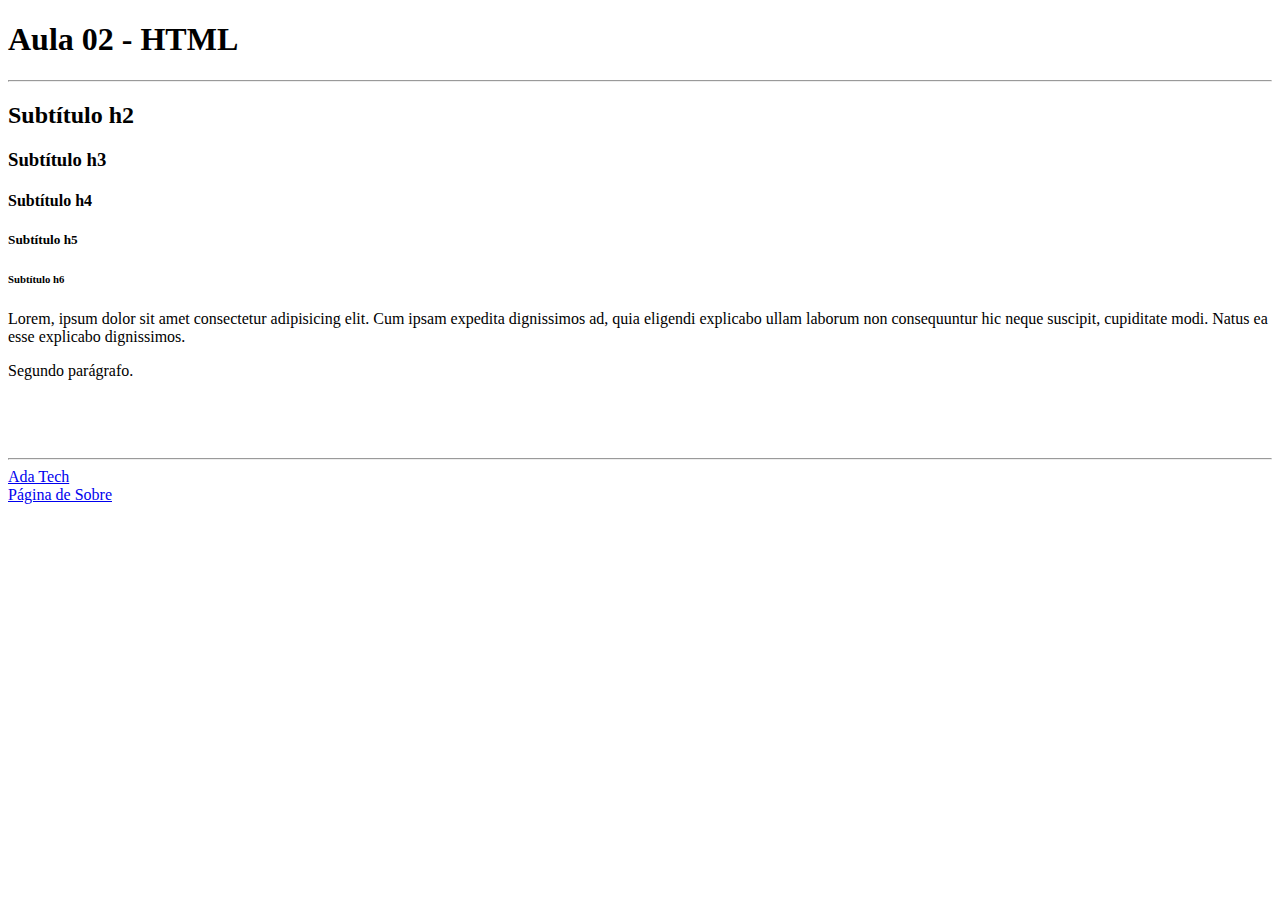
<file: aula-02/index.html>
<!DOCTYPE html>
<html lang="pt-br">
    <!-- head: pré-definições do HTML -->
    <head>
        <meta charset="UTF-8">
        <meta name="viewport" content="width=device-width, initial-scale=1.0">
        <title>Aula 02 - HTML</title>
    </head>

    <!-- Conteúdo da página -->
    <body>
        <!-- Cabeçalhos -->
        <h1>Aula 02 - HTML</h1>
        <hr>

        <h2>Subtítulo h2</h2>
        <h3>Subtítulo h3</h3>
        <h4>Subtítulo h4</h4>
        <h5>Subtítulo h5</h5>
        <h6>Subtítulo h6</h6>

        <!-- Parágrafo -->
        <p>Lorem, ipsum dolor sit amet consectetur adipisicing elit. Cum ipsam expedita dignissimos ad, quia eligendi explicabo ullam laborum non consequuntur hic neque suscipit, cupiditate modi. Natus ea esse explicabo dignissimos.</p>

        <p>Segundo parágrafo.</p>

        <!-- Divisor da linha (hr) e quebra de linha (br) -->
        <br>
        <br>
        <br>
        <hr>

        <!-- Links -->
        <a href="https://ada.tech" target="_blank">Ada Tech</a>
        <br>
        <a href="about.html">Página de Sobre</a>
    </body>
</html>
</file>
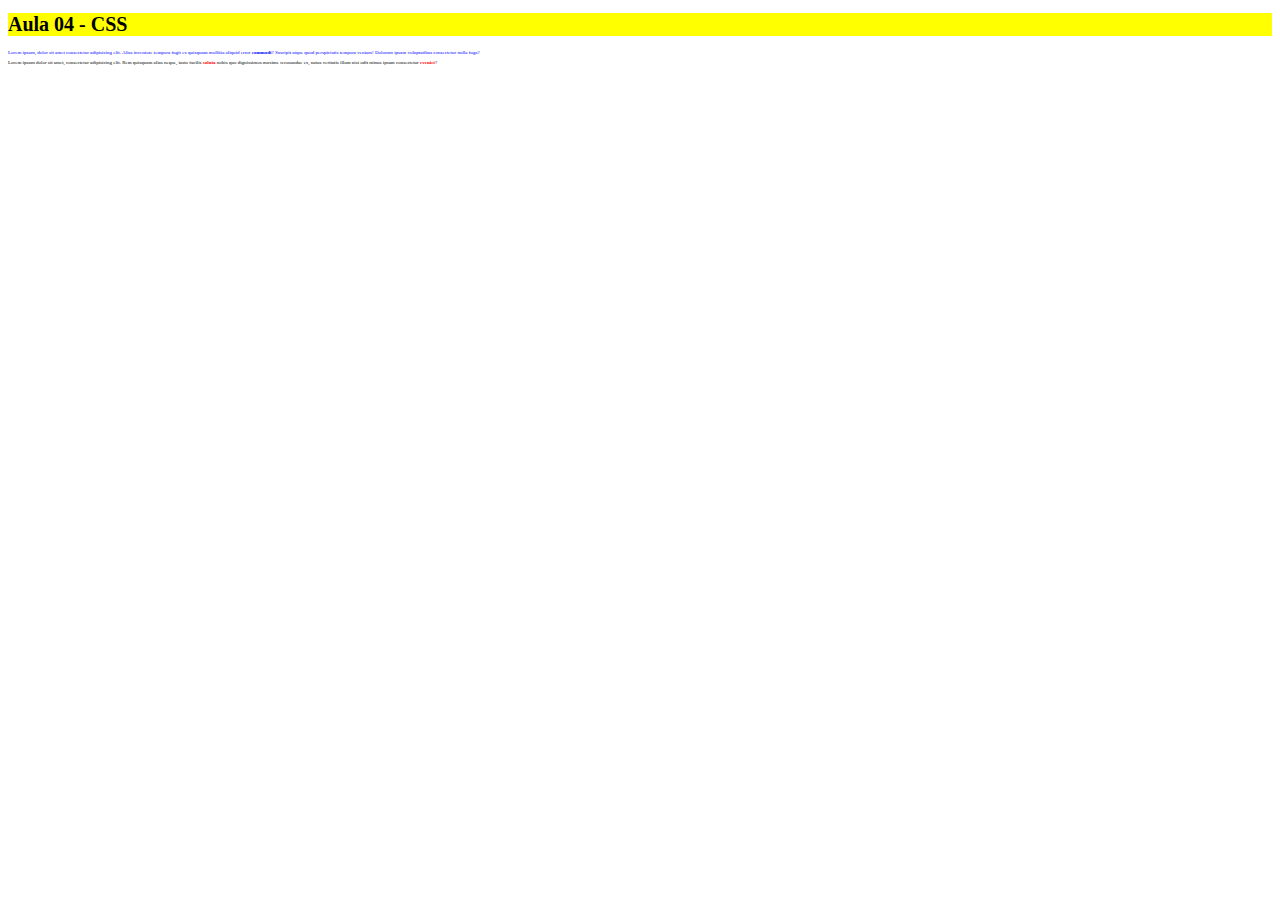
<file: aula-04/index.html>
<!DOCTYPE html>
<html lang="en">

<head>
    <meta charset="UTF-8">
    <meta name="viewport" content="width=device-width, initial-scale=1.0">
    <title>Aula 04 - CSS</title>

    <link rel="stylesheet" href="css/styles.css">
</head>

<body>
    <header></header>

    <main id="conteudo-principal">
        <h1>Aula 04 - CSS</h1>

        <p id="primeiro-paragrafo">Lorem ipsum, dolor sit amet consectetur adipisicing elit. <span
                class="red">Alias</span> inventore tempora
            fugit ex quisquam mollitia
            aliquid error <strong>commodi</strong>? Suscipit atque quod perspiciatis tempora veniam! Dolorum ipsam
            voluptatibus
            consectetur nulla fuga?</p>

        <p>Lorem ipsum dolor sit amet, consectetur adipisicing elit. Rem quisquam alias neque, iusto facilis
            <strong class="red">soluta</strong>
            nobis quo dignissimos maxime recusandae ex, natus veritatis illum nisi odit minus ipsam consectetur
            <strong class="red">eveniet</strong>?
        </p>
    </main>

    <footer></footer>
</body>

</html>
</file>
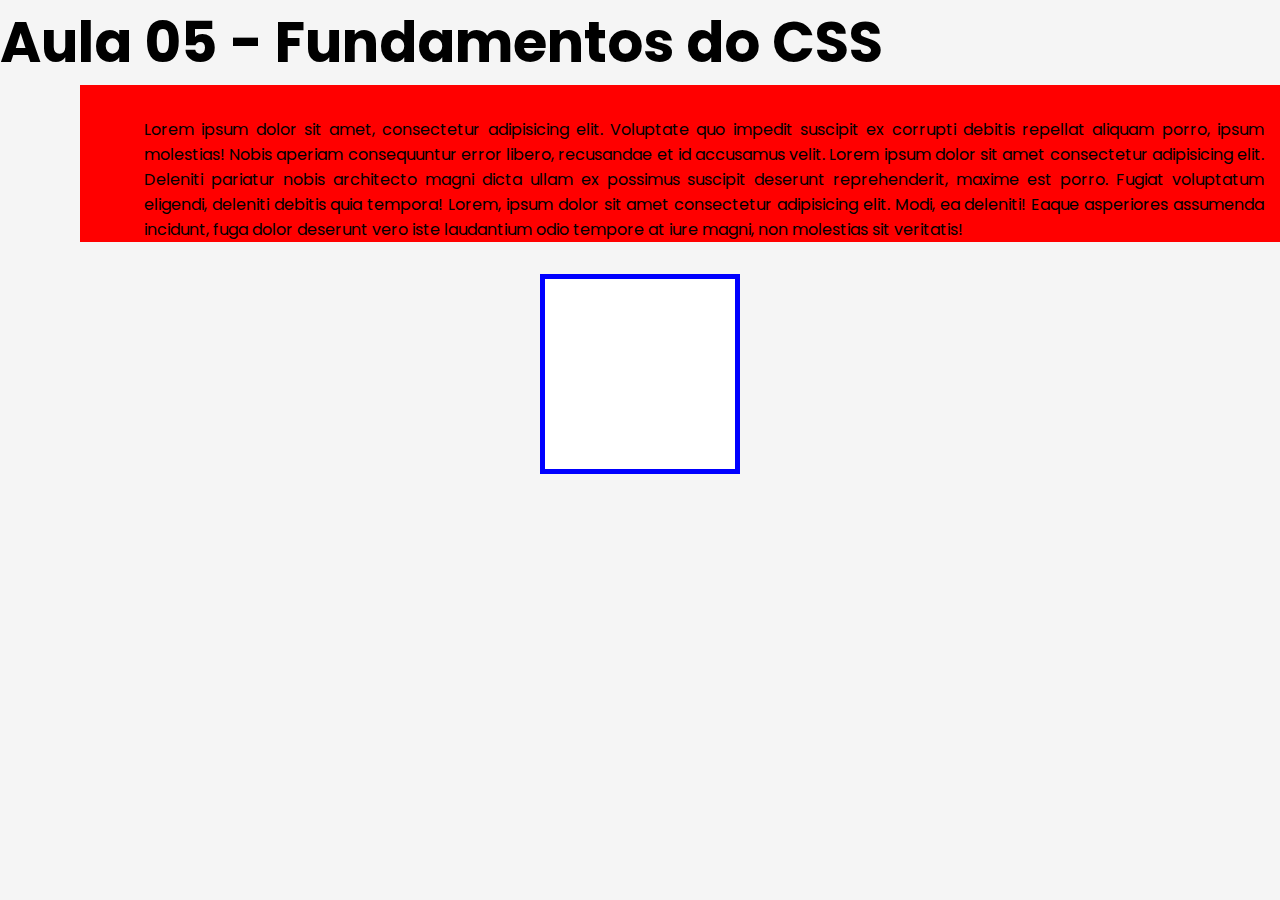
<file: aula-05/index.html>
<!DOCTYPE html>
<html lang="pt-br">

<head>
    <meta charset="UTF-8">
    <meta name="viewport" content="width=device-width, initial-scale=1.0">
    <title>Aula 05 - Fundamentos do CSS</title>

    <link rel="preconnect" href="https://fonts.googleapis.com">
    <link rel="preconnect" href="https://fonts.gstatic.com" crossorigin>
    <link
        href="https://fonts.googleapis.com/css2?family=Poppins:ital,wght@0,100;0,200;0,300;0,400;0,500;0,600;0,700;0,800;0,900;1,100;1,200;1,300;1,400;1,500;1,600;1,700;1,800;1,900&display=swap"
        rel="stylesheet">

    <link rel="stylesheet" href="css/reset.css">
    <link rel="stylesheet" href="css/styles.css">
</head>

<body>
    <header></header>

    <main>
        <h1>Aula 05 - Fundamentos do CSS</h1>

        <p>Lorem ipsum dolor sit amet, consectetur adipisicing elit. Voluptate quo impedit suscipit ex corrupti debitis
            repellat aliquam porro, ipsum molestias! Nobis aperiam consequuntur error libero, recusandae et id accusamus
            velit. Lorem ipsum dolor sit amet consectetur adipisicing elit. Deleniti pariatur nobis architecto magni
            dicta ullam ex possimus suscipit deserunt reprehenderit, maxime est porro. Fugiat voluptatum eligendi,
            deleniti debitis quia tempora! Lorem, ipsum dolor sit amet consectetur adipisicing elit. Modi, ea deleniti!
            Eaque asperiores assumenda incidunt, fuga dolor deserunt vero iste laudantium odio tempore at iure magni,
            non molestias sit veritatis!</p>

        <!-- <p>Lorem ipsum dolor sit amet consectetur adipisicing elit. Eligendi <span class="underline">impedit</span>
            sapiente aliquam modi
            tempore
            corrupti saepe eius, nisi, non veritatis nobis assumenda illo. Veritatis saepe reprehenderit rem in delectus
            obcaecati!</p> -->

        <div class="caixa"></div>

        <div class="caixa-animada">

        </div>
    </main>

    <footer></footer>
</body>

</html>
</file>
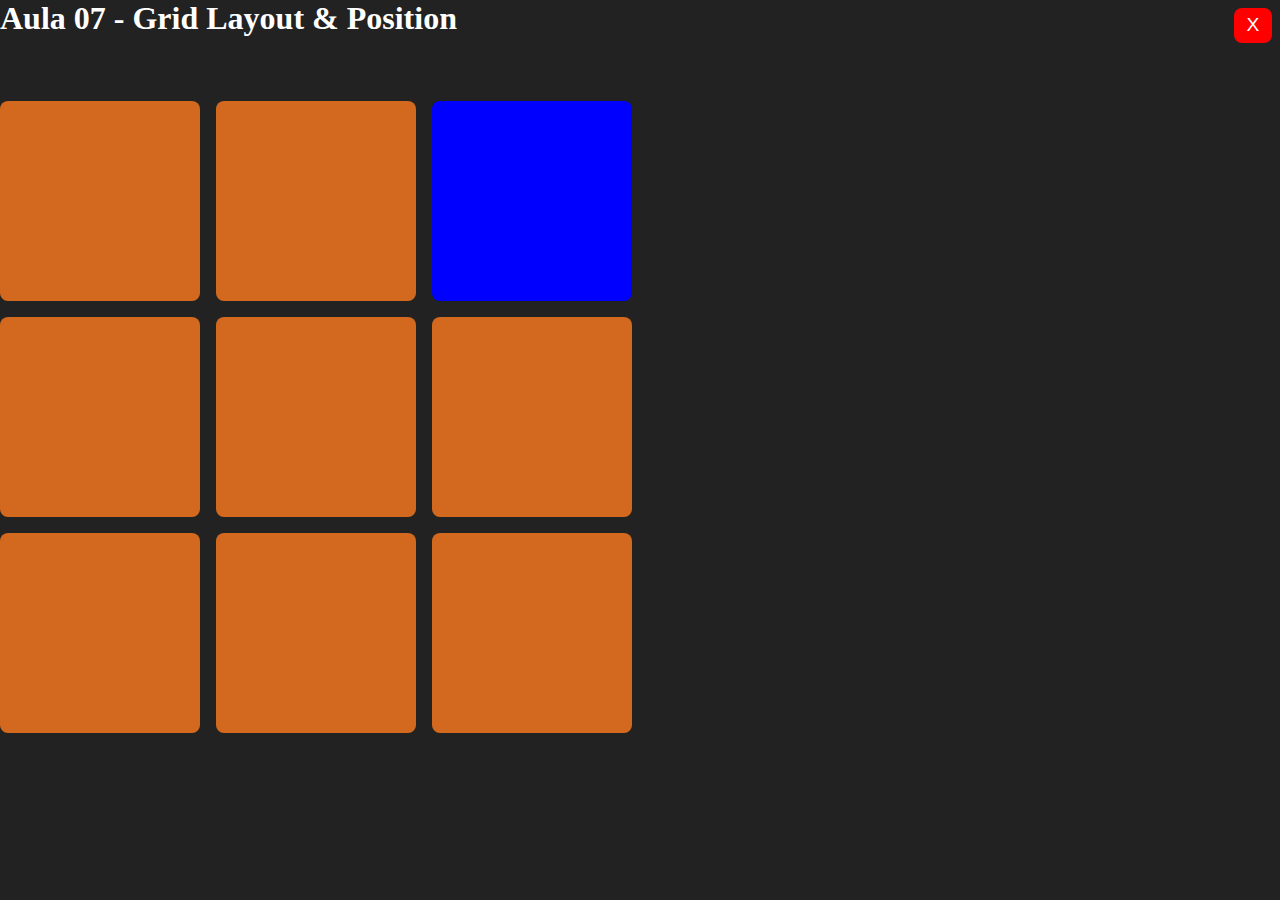
<file: aula-07/index.html>
<!DOCTYPE html>
<html lang="pt-br">

<head>
    <meta charset="UTF-8">
    <meta name="viewport" content="width=device-width, initial-scale=1.0">
    <title>Aula 07 - Grid Layout & Position</title>

    <link rel="stylesheet" href="css/reset.css">
    <link rel="stylesheet" href="css/styles.css">
</head>

<body>
    <header></header>

    <main>
        <h1>Aula 07 - Grid Layout & Position</h1>

        <section id="grid-layout">
            <article class="caixa"></article>
            <article class="caixa"></article>
            <article class="caixa other-position"></article>
            <article class="caixa"></article>
            <article class="caixa"></article>
            <article class="caixa"></article>
            <article class="caixa"></article>
            <article class="caixa"></article>
            <article class="caixa"></article>
        </section>

        <button>X</button>
    </main>

    <footer></footer>
</body>

</html>
</file>
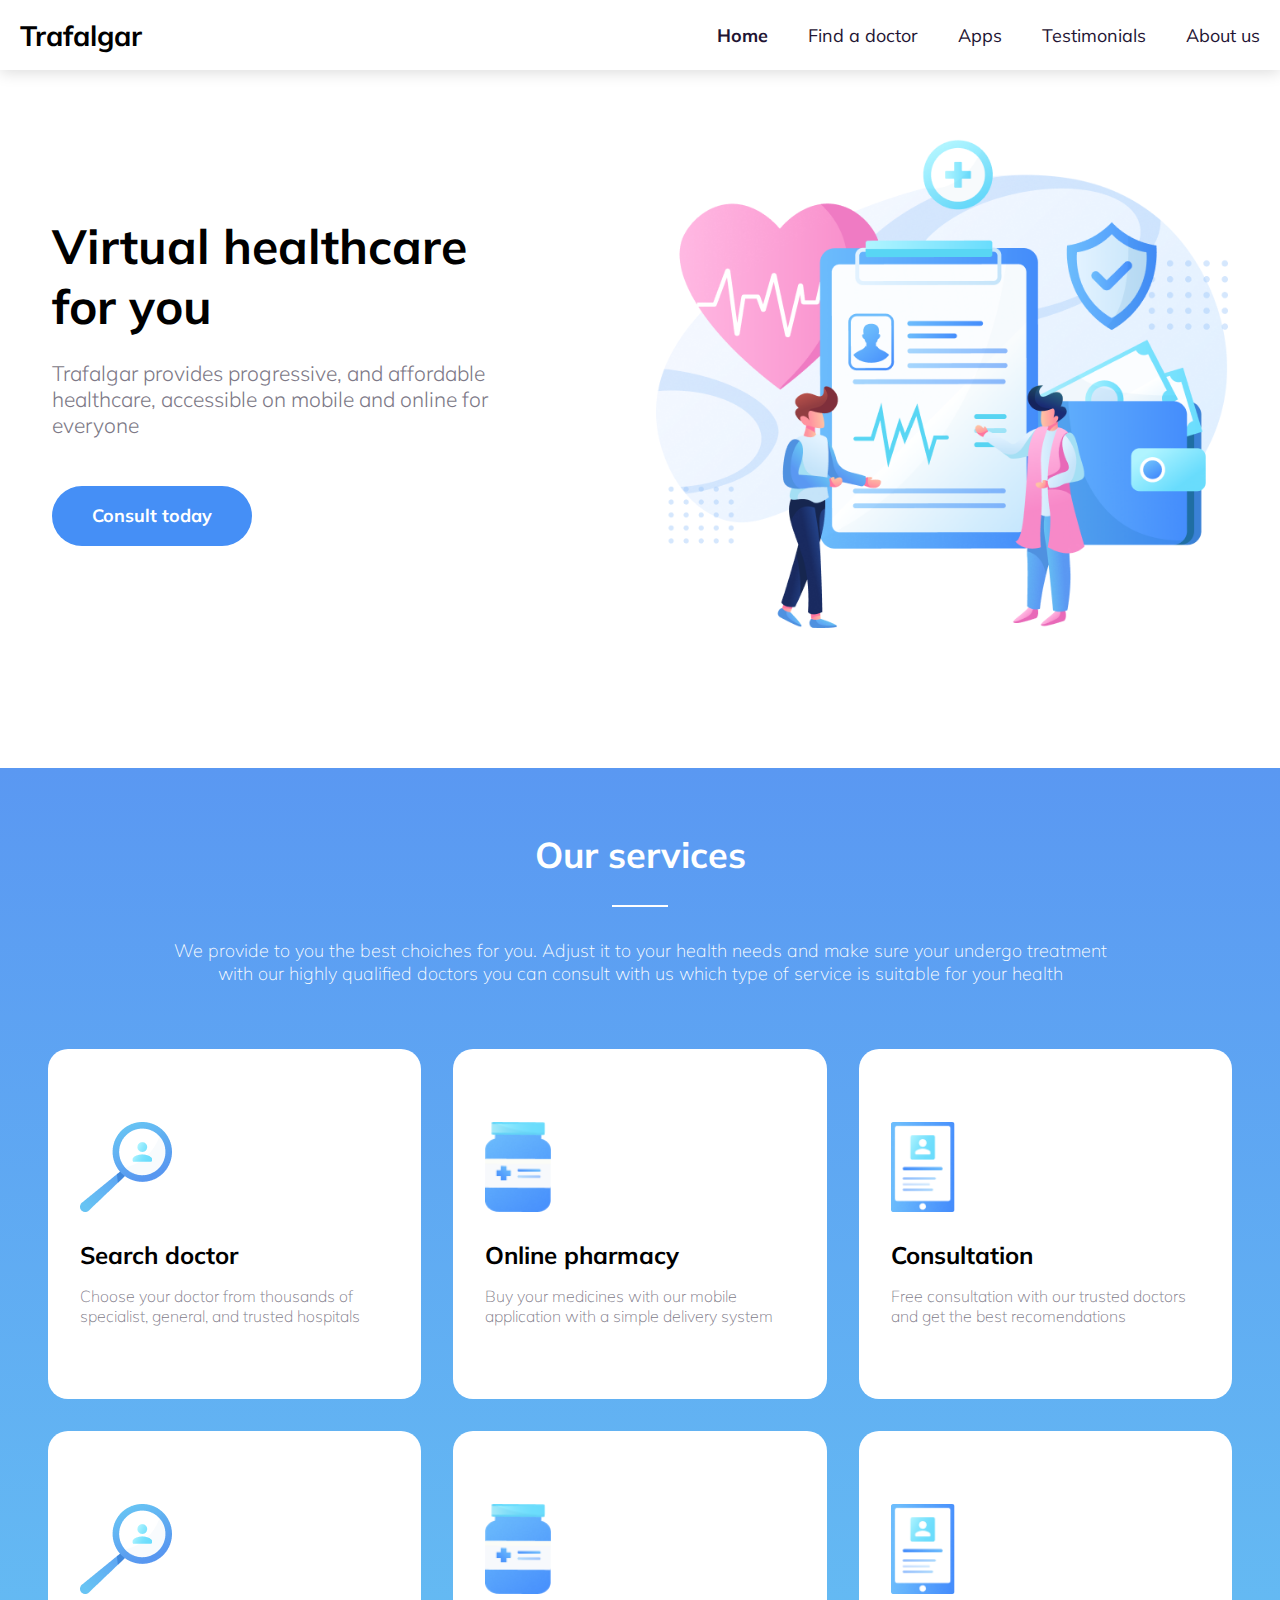
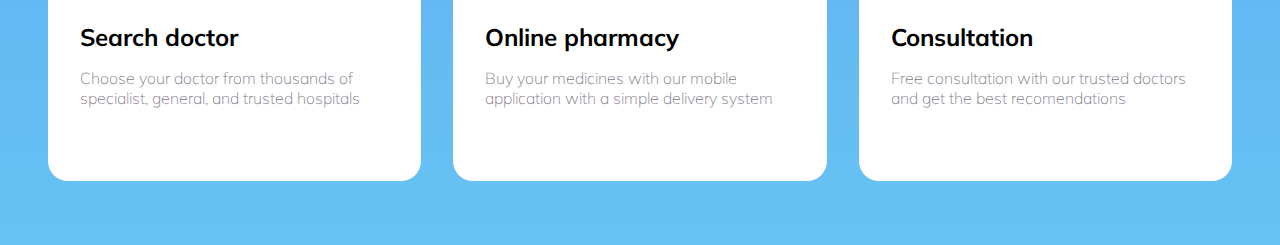
<file: landing-page/index.html>
<!DOCTYPE html>
<html lang="en">

<head>
    <meta charset="UTF-8">
    <meta name="viewport" content="width=device-width, initial-scale=1.0">
    <title>Trafalgar</title>

    <link rel="preconnect" href="https://fonts.googleapis.com">
    <link rel="preconnect" href="https://fonts.gstatic.com" crossorigin>
    <link href="https://fonts.googleapis.com/css2?family=Mulish:ital,wght@0,200..1000;1,200..1000&display=swap"
        rel="stylesheet">

    <link rel="stylesheet" href="assets/styles.css">
</head>

<body>
    <header id="header">
        <!-- Barra de navegação -->
        <section id="nav">
            <nav class="navbar">
                <a href="#" class="navbar__brand">
                    Trafalgar
                </a>

                <ul class="navbar__list">
                    <li class="navbar__item--active"><a href="#">Home</a></li>
                    <li class="navbar__item"><a href="#banner">Find a doctor</a></li>
                    <li class="navbar__item"><a href="#services">Apps</a></li>
                    <li class="navbar__item"><a href="#">Testimonials</a></li>
                    <li class="navbar__item"><a href="#">About us</a></li>
                </ul>
            </nav>
        </section>

        <!-- Banner -->
        <section id="banner">
            <div class="banner-left">
                <hgroup class="banner-left__hgroup">
                    <h1 class="banner-left__title">Virtual healthcare for you</h1>
                    <p class="banner-left__subtitle">Trafalgar provides progressive, and affordable healthcare,
                        accessible on
                        mobile and online for everyone</p>
                </hgroup>

                <button class="button">Consult today</button>
            </div>

            <figure class="banner-right">
                <img class="banner-right__image" src="images/banner.png"
                    alt="Imagem ilustrativa com duas pessoas, uma ficha médica, um coração e uma carteira. A ideia é ilustrar que o Trafalgar consiste em um serviço privado de cuidados de saúde.">
            </figure>
        </section>
    </header>

    <main>
        <section id="services">
            <section class="section-header">
                <h2 class="section-header__title">Our services</h2>
                <hr class="section-header__divider">

                <p class="section-header__description">We provide to you the best choiches for you. Adjust it to your
                    health needs and make sure your undergo treatment with our highly qualified doctors you can consult
                    with us which type of service is suitable for your health</p>
            </section>

            <div class="services-container">
                <article class="service-card" tabindex="0">
                    <img src="icons/search-doctor.png" alt="" class="service-card__image">
                    <h3 class="service-card__title">Search doctor</h3>
                    <p class="service-card__description">Choose your doctor from thousands of specialist, general, and
                        trusted hospitals</p>
                </article>
                <article class="service-card">
                    <img src="icons/online-pharmacy.png" alt="" class="service-card__image">
                    <h3 class="service-card__title">Online pharmacy</h3>
                    <p class="service-card__description">Buy your medicines with our mobile application with a simple
                        delivery system</p>
                </article>
                <article class="service-card">
                    <img src="icons/consultation.png" alt="" class="service-card__image">
                    <h3 class="service-card__title">Consultation</h3>
                    <p class="service-card__description">Free consultation with our trusted doctors and get the best
                        recomendations</p>
                </article>
                <article class="service-card">
                    <img src="icons/search-doctor.png" alt="" class="service-card__image">
                    <h3 class="service-card__title">Search doctor</h3>
                    <p class="service-card__description">Choose your doctor from thousands of specialist, general, and
                        trusted hospitals</p>
                </article>
                <article class="service-card">
                    <img src="icons/online-pharmacy.png" alt="" class="service-card__image">
                    <h3 class="service-card__title">Online pharmacy</h3>
                    <p class="service-card__description">Buy your medicines with our mobile application with a simple
                        delivery system</p>
                </article>
                <article class="service-card">
                    <img src="icons/consultation.png" alt="" class="service-card__image">
                    <h3 class="service-card__title">Consultation</h3>
                    <p class="service-card__description">Free consultation with our trusted doctors and get the best
                        recomendations</p>
                </article>
            </div>
        </section>
    </main>

    <footer></footer>
</body>

</html>
</file>
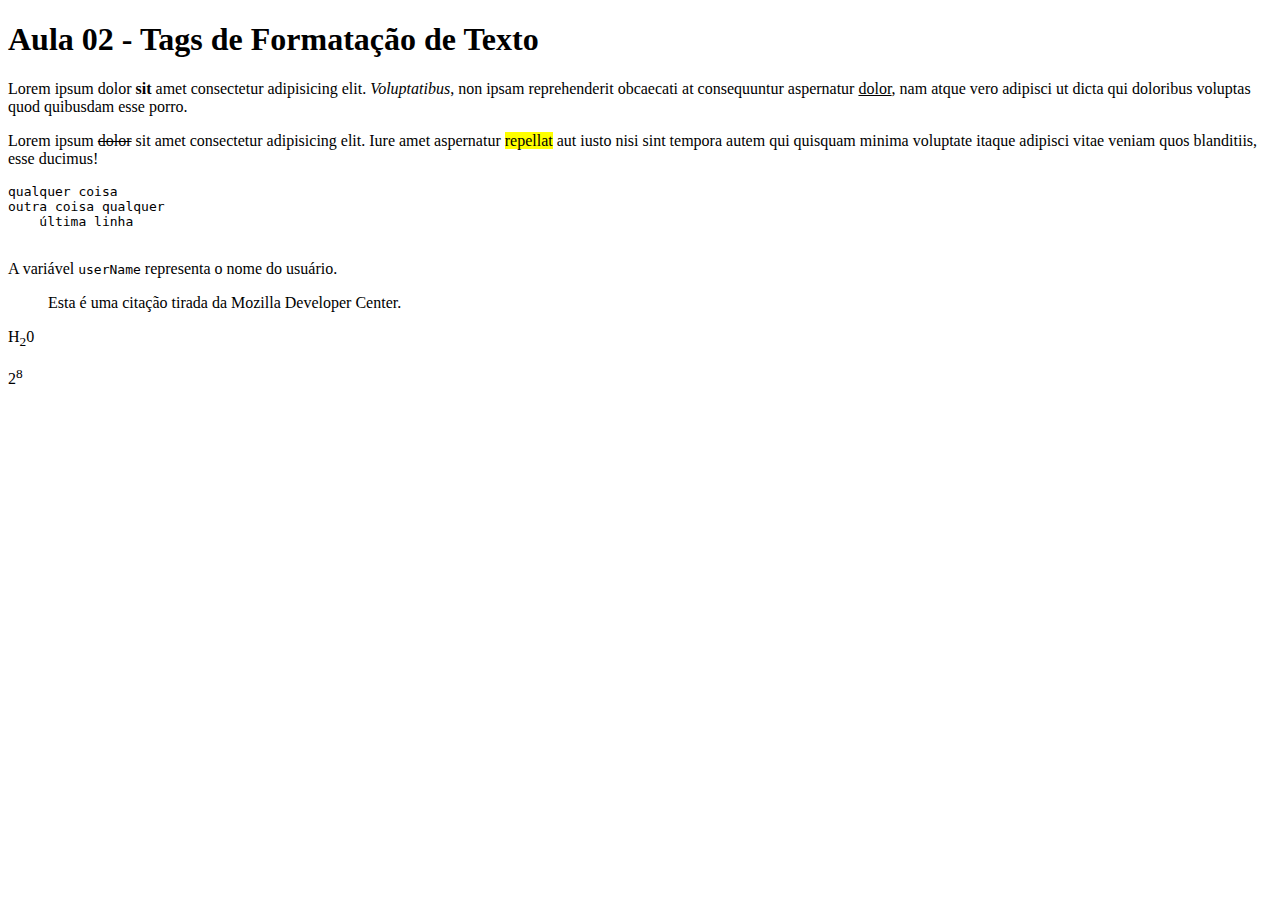
<file: aula-02/formatacao.html>
<!DOCTYPE html>
<html lang="en">
<head>
    <meta charset="UTF-8">
    <meta name="viewport" content="width=device-width, initial-scale=1.0">
    <title>Tags de Formatação de Texto</title>
</head>
<body>
    <h1>Aula 02 - Tags de Formatação de Texto</h1>
        
    <!-- Negrito, itálico,  -->
    <p>Lorem ipsum dolor <strong>sit</strong> amet consectetur adipisicing elit. <em>Voluptatibus</em>, non ipsam reprehenderit obcaecati at consequuntur aspernatur <u>dolor</u>, nam atque vero adipisci ut dicta qui doloribus voluptas quod quibusdam esse porro.</p>

    <p>Lorem ipsum <s>dolor</s> sit amet consectetur adipisicing elit. Iure amet aspernatur <mark>repellat</mark> aut iusto nisi sint tempora autem qui quisquam minima voluptate itaque adipisci vitae veniam quos blanditiis, esse ducimus!</p>


    <pre>
qualquer coisa
outra coisa qualquer
    última linha
    </pre>

    <p>A variável <code>userName</code> representa o nome do usuário.</p>

    <blockquote cite="http://developer.mozilla.org">
        <p>Esta é uma citação tirada da Mozilla Developer Center.</p>
    </blockquote>

    <p>
        H<sub>2</sub>0
    </p>
    <p>
        2<sup>8</sup>
    </p>
</body>
</html>
</file>
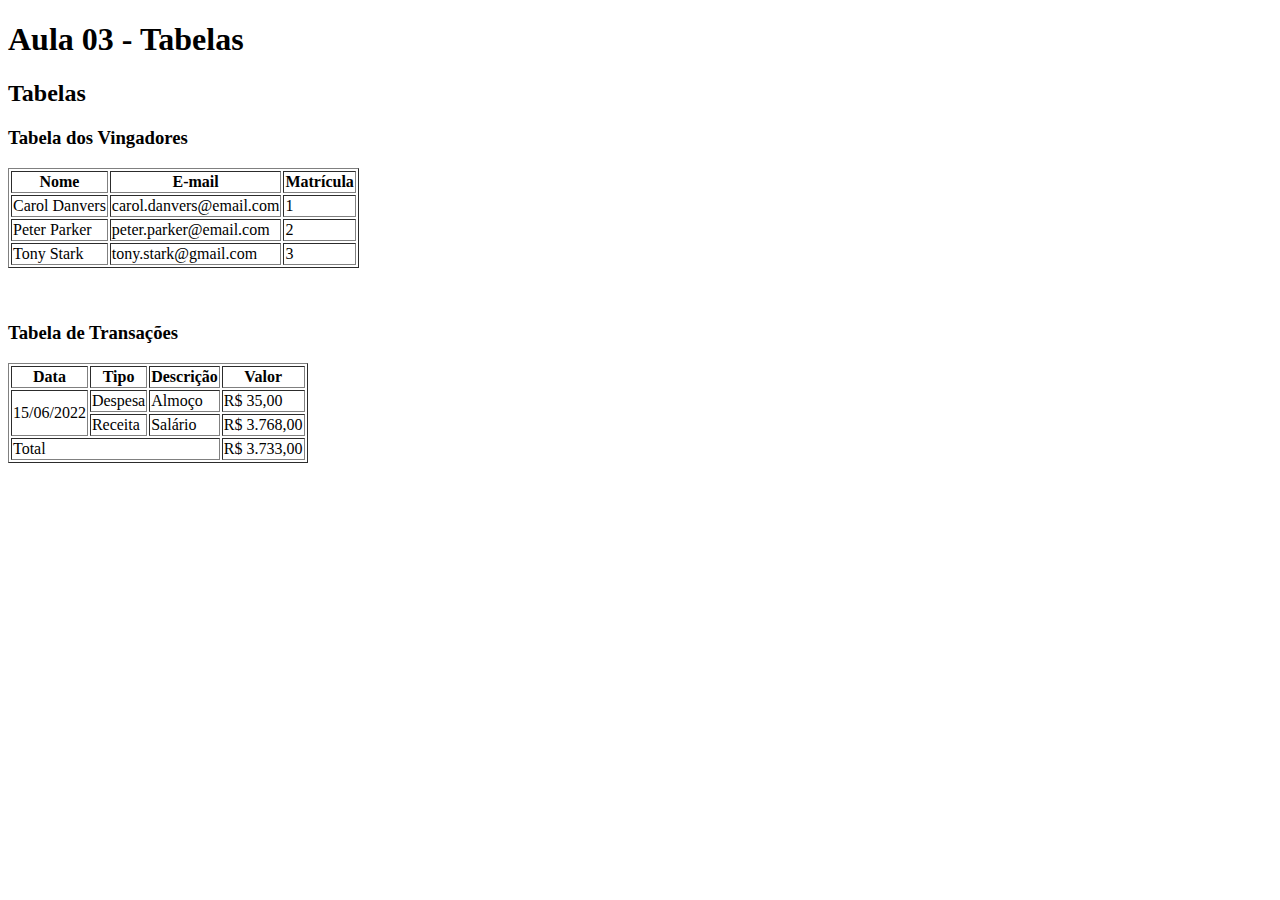
<file: aula-03/tabelas.html>
<!DOCTYPE html>
<html lang="en">

<head>
    <meta charset="UTF-8">
    <meta name="viewport" content="width=device-width, initial-scale=1.0">
    <title>Aula 03 - Tabelas</title>
</head>

<body>
    <header></header>

    <main>
        <h1>Aula 03 - Tabelas</h1>

        <section id="tabelas">
            <h2>Tabelas</h2>

            <h3>Tabela dos Vingadores</h3>

            <table border="1">
                <thead>
                    <tr>
                        <th>Nome</th>
                        <th>E-mail</th>
                        <th>Matrícula</th>
                    </tr>
                </thead>

                <tbody>
                    <tr>
                        <td>Carol Danvers</td>
                        <td>carol.danvers@email.com</td>
                        <td>1</td>
                    </tr>

                    <tr>
                        <td>Peter Parker</td>
                        <td>peter.parker@email.com</td>
                        <td>2</td>
                    </tr>

                    <tr>
                        <td>Tony Stark</td>
                        <td>tony.stark@gmail.com</td>
                        <td>3</td>
                    </tr>
                </tbody>
            </table>

            <br><br>

            <h3>Tabela de Transações</h3>
            <table border="1">
                <thead>
                    <tr>
                        <th>Data</th>
                        <th>Tipo</th>
                        <th>Descrição</th>
                        <th>Valor</th>
                    </tr>
                </thead>

                <tbody>
                    <tr>
                        <td rowspan="2">15/06/2022</td>
                        <td>Despesa</td>
                        <td>Almoço</td>
                        <td>R$ 35,00</td>
                    </tr>
                    <tr>
                        <!-- <td>15/06/2022</td> -->
                        <td>Receita</td>
                        <td>Salário</td>
                        <td>R$ 3.768,00</td>
                    </tr>
                </tbody>

                <tfoot>
                    <tr>
                        <td colspan="3">Total</td>
                        <td>R$ 3.733,00</td>
                    </tr>
                </tfoot>
            </table>
        </section>
    </main>

    <footer></footer>
</body>

</html>
</file>
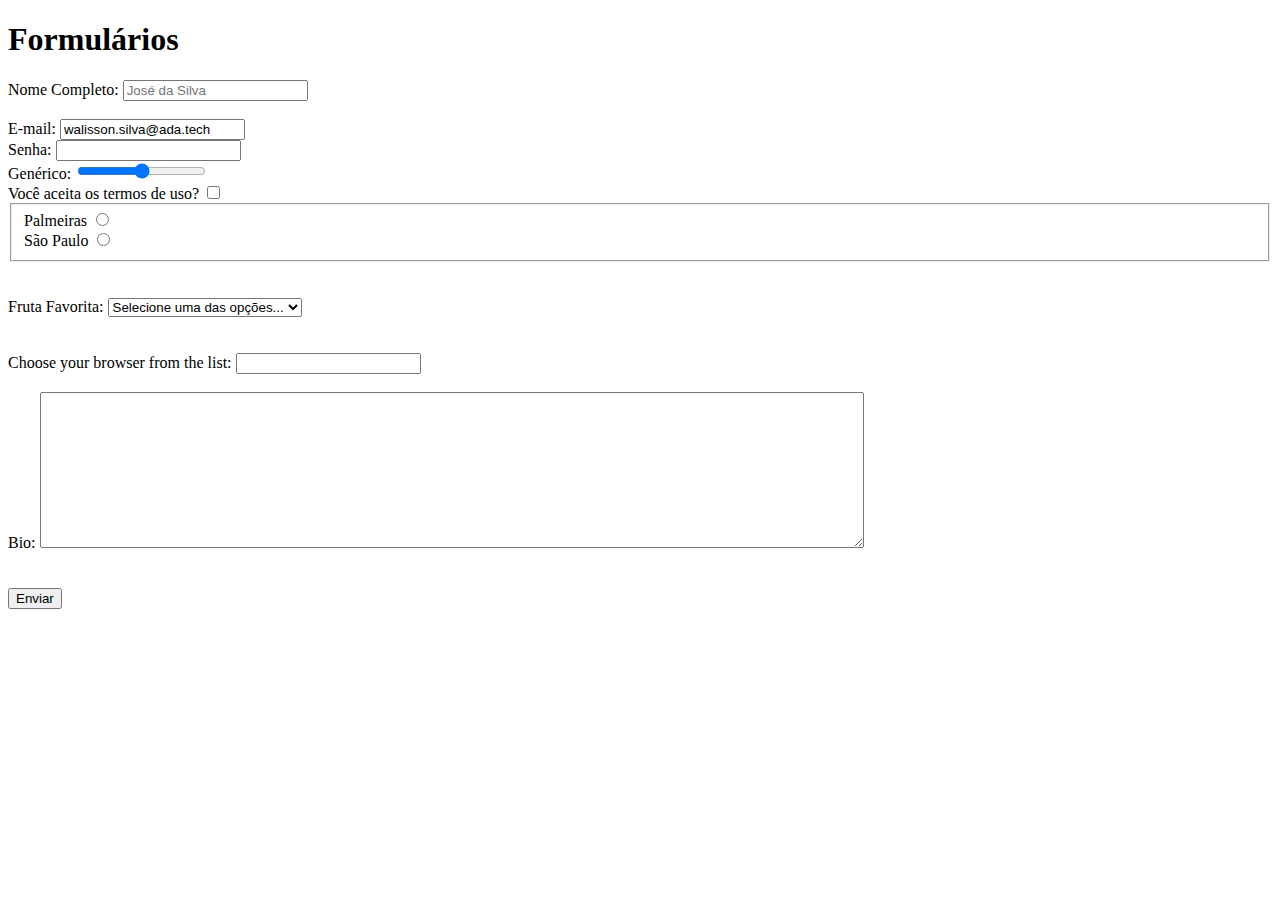
<file: aula-04/forms.html>
<!DOCTYPE html>
<html lang="en">

<head>
    <meta charset="UTF-8">
    <meta name="viewport" content="width=device-width, initial-scale=1.0">
    <title>Aula 04 - Formulários</title>
</head>

<body>
    <header></header>

    <main>
        <h1>Formulários</h1>

        <form method="get" action="">
            <div>
                <label for="fullName">Nome Completo:</label>
                <input type="text" placeholder="José da Silva" name="fullName" id="fullName" required tabindex="0">
            </div>

            <br>

            <div>
                <label for="e-mail">E-mail:</label>
                <input type="email" id="e-mail" name="e-mail" readonly value="walisson.silva@ada.tech" tabindex="0">
            </div>

            <div>
                <label for="senha">Senha:</label>
                <input type="password" id="senha" name="senha">
            </div>

            <div>
                <label for="generic">Genérico:</label>
                <input type="range" min="0" max="20" value="10" id="generic" name="generic">
            </div>

            <div>
                <label for="termo-de-aceite">Você aceita os termos de uso?</label>
                <input type="checkbox" name="termos" id="termo-de-aceite" value="aceito">
            </div>

            <fieldset>
                <div>
                    <label for="palmeiras">Palmeiras</label>
                    <input type="radio" name="times" id="palmeiras" value="palmeiras">
                </div>
                <div>
                    <label for="sao-paulo">São Paulo</label>
                    <input type="radio" name="times" id="sao-paulo" value="sao-paulo">
                </div>
            </fieldset>

            <!-- Selects -->

            <br>
            <br>
            <div>
                <label for="fruta">Fruta Favorita:</label>
                <select name="fruta" id="fruta" required>
                    <option value="" disabled selected>Selecione uma das opções...</option>
                    <option value="banana">Banana</option>
                    <option value="uva">Uva</option>
                    <option value="abacaxi">Abacaxi</option>
                    <option value="laranja">Laranja</option>
                    <option value="tangerina" disabled>Tangerina</option>
                </select>
            </div>


            <br>
            <br>

            <label for="browser">Choose your browser from the list:</label>
            <input list="browsers" name="browser" id="browser">

            <datalist id="browsers">
                <option value="edge">Edge</option>
                <option value="Firefox">
                <option value="Chrome">
                <option value="Opera">
                <option value="Safari">
            </datalist>

            <br><br>

            <div>
                <label for="bio">Bio:</label>
                <textarea name="bio" id="bio" cols="100" rows="10"></textarea>
            </div>

            <br>
            <br>


            <button type="submit">Enviar</button>
        </form>
    </main>

    <footer></footer>
</body>

</html>
</file>
<file: aula-04/css/styles.css>
:root {
    font-size: 5px;
}

* {}

/* Seletores */
#primeiro-paragrafo {
    color: rgba(0, 0, 255, 1);
}

strong.red {
    color: red;
}

h1 {
    background-color: green;
}

h1 {
    background-color: yellow;
    /* Unidades de medida CSS */
    /* 1rem => 16px */
    font-size: 4rem;
}
</file>
<file: aula-05/css/styles.css>
body {
    font-family: "Poppins", sans-serif;
    background-color: #f5f5f5;
    /* background-image: url("https://www.publicitarioscriativos.com/wp-content/uploads/2018/09/nova-identidade-visual-da-caixa-pode-custar-ate-800-milhoes.png");
    background-repeat: no-repeat;
    background-size: cover; */
    color: black;
}

h1 {
    font-size: 3.5rem;
    font-weight: 700;
    text-align: left;
    text-transform: none;
}

p {
    text-align: justify;
    background-color: red;
    padding: 2rem 1rem 0 4rem;
    margin: 0 0 0 5rem;
}

.underline {
    text-decoration: underline;
}

.caixa {
    width: 200px;
    height: 200px;
    background-color: #fff;
    color: black;
    /* margin-top: 1rem; */
    /* margin-right: auto;
    margin-left: auto; */
    margin: 2rem auto 0;
    padding: 1rem;
    border: 5px solid blue;
    /* border-radius: 50%; */

    transition: all 1s;
}

/* pseudo classes */
.caixa:hover {
    box-shadow: 5px 5px 5px rgba(0, 0, 0, 0.5);
    background-color: red;
    transform: rotate(90deg) scale(1.1);

    /* transition: box-shadow 1s;
    transition: background-color 1s; */

    transition: all 1s;
}

/* Animations */

@keyframes teste {
    0% {
        width: 0;
        /* transform: translateX(0); */
    }

    100% {
        width: 100%;
        /* transform: translateX(100%); */
    }
}

.caixa-animada {
    margin: 4rem 0;
    width: 0;
    height: 20px;
    background-color: red;
    animation-name: teste;
    animation-duration: 4s;
    animation-iteration-count: 1;
    animation-timing-function: linear;
}
</file>
<file: aula-07/css/styles.css>
:root {
    font-size: 100%;
    /* 16px */
}

body {
    background-color: #222222;
    color: #FFFFFF;
}

main {
    position: relative;
}

section#grid-layout {
    margin-top: 4rem;

    display: grid;
    grid-template-columns: repeat(3, 200px);
    /* grid-template-columns: repeat(auto-fit, minmax(300px, 1fr)); */
    /* grid-template-rows: repeat(3, 200px); */
    gap: 1rem;

    position: relative;
}

#grid-layout .caixa {
    width: 100%;
    height: 200px;
    background-color: chocolate;
    border-radius: 0.5rem;

    position: relative;
    z-index: 1;
}

#grid-layout .caixa.other-position {
    position: sticky;
    top: 2rem;
    z-index: 2;

    background-color: blue;
    /* top, bottom, left, right */
}

button {
    padding: 0.4rem 0.8rem;
    font-size: 1.2rem;
    background-color: red;
    color: white;
    border-radius: 8px;
    border: transparent;

    position: fixed;
    z-index: 10;
    right: 0.5rem;
    top: 0.5rem;

    cursor: pointer;
}
</file>
<file: landing-page/assets/styles.css>
:root {
  --primary-color: #458FF6;
  --white: #FFFFFF;
}

* {
  margin: 0;
  padding: 0;
  box-sizing: border-box;
}

a {
  text-decoration: none;
}

html {
  scroll-behavior: smooth;
}

body {
  background-color: #ffffff;
  color: #000000;
}

body,
button,
input,
option {
  font-family: "Mulish", sans-serif;
}

button {
  cursor: pointer;
}

#nav {
  box-shadow: 0 2px 15px rgba(0, 0, 0, 0.15);
}

.navbar {
  display: flex;
  justify-content: space-between;
  align-items: center;
  height: 70px;
  max-width: 1240px;
  margin: 0 auto;
}
.navbar__brand {
  font-size: 1.75rem;
  font-weight: 700;
  color: black;
}
.navbar__list {
  list-style: none;
  display: flex;
  gap: 2.5rem;
}
@media (max-width: 768px) {
  .navbar__list {
    display: none;
  }
}
.navbar__item a {
  font-size: 1.125rem;
  color: #1F1534;
  font-weight: 400;
}
.navbar__item--active a {
  font-size: 1.125rem;
  color: #1F1534;
  font-weight: 700;
}

#banner {
  display: flex;
  align-items: center;
  justify-content: space-between;
  gap: 2rem;
  max-width: 1240px;
  margin: 4rem auto 0;
  padding: 0 2rem;
}
@media (max-width: 768px) {
  #banner {
    flex-direction: column;
  }
}

.banner-left {
  flex: 1;
}
.banner-left__hgroup {
  max-width: 445px;
}
.banner-left__title {
  font-size: 3rem;
  font-weight: 700;
  margin-bottom: 1.5rem;
}
.banner-left__subtitle {
  font-size: 21px;
  font-weight: 300;
  color: #7D7987;
  margin-bottom: 3rem;
}

.banner-right {
  flex: 1;
  display: flex;
  justify-content: flex-end;
}
.banner-right__image {
  max-width: 693px;
  width: 100%;
}

.button {
  background-color: var(--primary-color);
  color: var(--white);
  height: 60px;
  width: 200px;
  padding: 0 1rem;
  border: none;
  border-radius: 55px;
  font-size: 18px;
  font-weight: 700;
  transition: filter 0.2s, transform 0.2s;
}
.button:hover {
  filter: brightness(1.2);
  transform: translateY(-2px);
  transition: filter 0.2s, transform 0.2s;
}

#services {
  background-image: linear-gradient(to bottom, #5A98F2, #67C3F3);
  margin-top: 140px;
  padding: 4rem 2rem;
}
#services .services-container {
  display: grid;
  grid-template-columns: repeat(auto-fit, minmax(350px, 1fr));
  gap: 2rem;
  max-width: 1184px;
  margin: 4rem auto 0;
}
#services .services-container .service-card {
  height: 350px;
  background-color: var(--white);
  border-radius: 20px;
  padding: 2rem;
  display: flex;
  flex-direction: column;
  justify-content: center;
  align-items: flex-start;
}
#services .services-container .service-card__image {
  height: 90px;
  margin-bottom: 1.75rem;
}
#services .services-container .service-card__title {
  font-size: 1.5rem;
  color: black;
  margin-bottom: 1rem;
}
#services .services-container .service-card__description {
  font-size: 16px;
  font-weight: 100;
  color: #7D7987;
}
#services .services-container .service-card:focus {
  border: 1px solid red;
}
@media (max-width: 400px) {
  #services .services-container {
    grid-template-columns: 1fr;
  }
}

.section-header {
  max-width: 952px;
  margin: 0 auto;
  display: flex;
  align-items: center;
  flex-direction: column;
  text-align: center;
}
.section-header__title {
  font-size: 2.25rem;
  font-weight: 700;
  margin-bottom: 1.75rem;
  color: white;
}
.section-header__divider {
  border: 1px solid var(--white);
  width: 56px;
}
.section-header__description {
  margin-top: 2rem;
  color: var(--white);
  font-size: 18px;
  font-weight: 100;
}/*# sourceMappingURL=styles.css.map */
</file>
